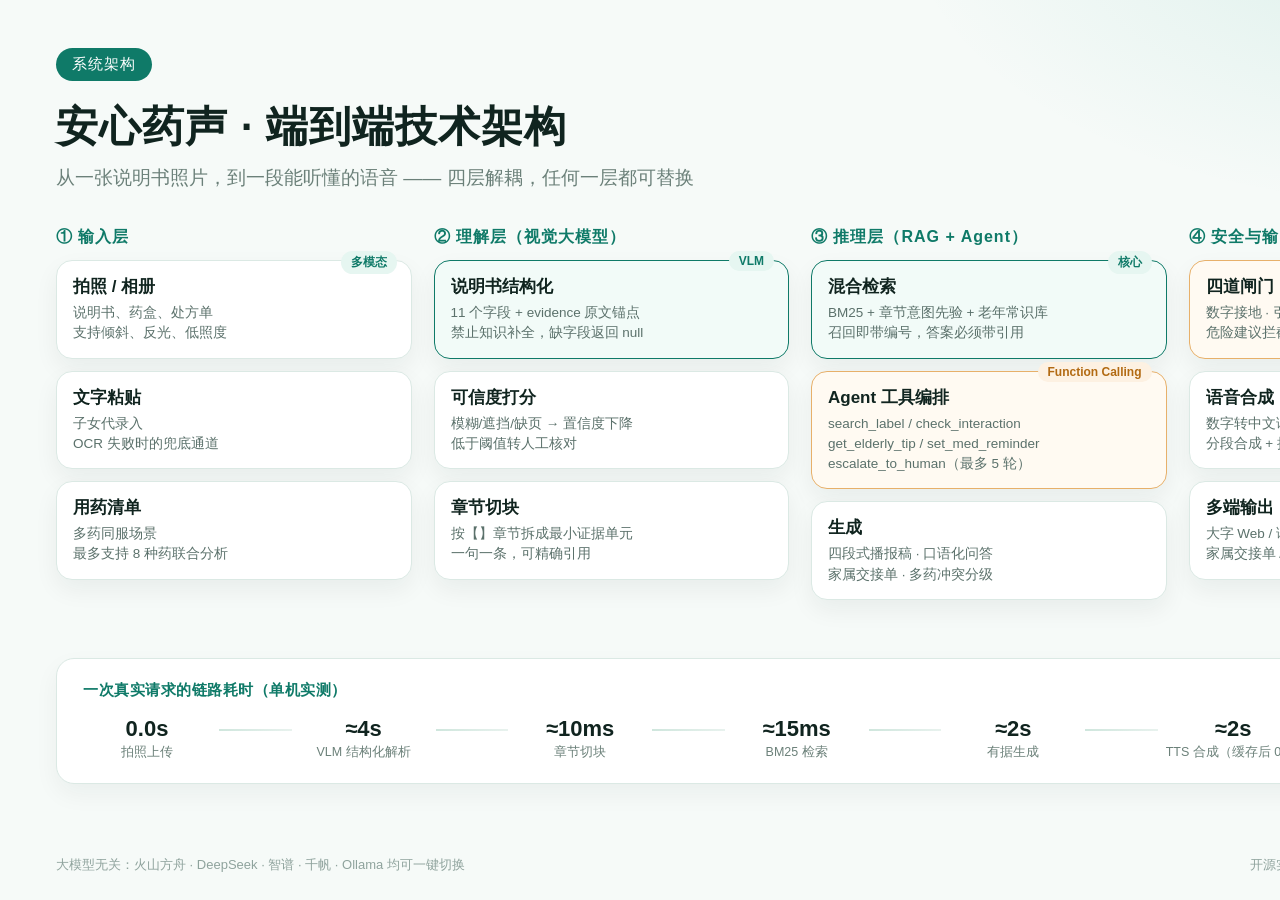
<file: assets/diagram_arch.html>
<!DOCTYPE html>
<html lang="zh-CN">
<head>
<meta charset="UTF-8" />
<style>
  * { box-sizing: border-box; margin: 0; padding: 0; }
  body {
    width: 1600px; height: 900px; font-family: "Microsoft YaHei", "PingFang SC", sans-serif;
    background: #f6faf8; color: #10241f; padding: 48px 56px; position: relative; overflow: hidden;
  }
  body::before {
    content: ""; position: absolute; inset: 0;
    background: radial-gradient(900px 500px at 90% -10%, rgba(20,160,133,.12), transparent 60%);
  }
  h1 { font-size: 42px; letter-spacing: 1px; }
  .sub { color: #6b8079; font-size: 19px; margin-top: 10px; }
  .tag { display: inline-block; background: #0f7a68; color: #fff; font-size: 15px; padding: 7px 16px; border-radius: 999px; margin-bottom: 18px; letter-spacing: 1px; }
  .canvas { position: relative; margin-top: 36px; display: grid; grid-template-columns: repeat(4, 1fr); gap: 22px; }
  .lane { position: relative; }
  .lane-title { font-size: 16px; color: #0f7a68; font-weight: 700; margin-bottom: 12px; letter-spacing: 1px; }
  .box {
    background: #fff; border: 1.5px solid #dbe9e4; border-radius: 16px; padding: 14px 16px;
    box-shadow: 0 10px 24px rgba(16,36,31,.06); margin-bottom: 12px; position: relative;
  }
  .box .t { font-weight: 700; font-size: 17px; }
  .box .d { font-size: 13.5px; color: #5b716b; margin-top: 5px; line-height: 1.5; }
  .box.hl { border-color: #0f7a68; background: #f2fbf8; }
  .box.amber { border-color: #e7b06a; background: #fffaf2; }
  .arrow { position: absolute; color: #9db5ae; font-size: 22px; }
  .badge { position: absolute; top: -10px; right: 14px; background: #e6f6f1; color: #0f7a68; font-size: 12px; padding: 3px 10px; border-radius: 999px; font-weight: 700; }
  .badge.a { background: #fdf1e2; color: #b26a12; }
  .foot { position: absolute; bottom: 26px; left: 56px; right: 56px; display: flex; justify-content: space-between; color: #8fa39d; font-size: 13px; }
  .perf { margin-top: 46px; background: #fff; border: 1.5px solid #dbe9e4; border-radius: 18px; padding: 22px 26px; box-shadow: 0 10px 24px rgba(16,36,31,.05); }
  .perf-title { font-size: 15px; font-weight: 700; color: #0f7a68; margin-bottom: 16px; letter-spacing: .5px; }
  .perf-row { display: flex; align-items: center; }
  .perf-item { text-align: center; min-width: 128px; }
  .perf-item b { display: block; font-size: 22px; color: #10241f; }
  .perf-item span { font-size: 12.5px; color: #6b8079; }
  .perf-item.total b { color: #0f7a68; }
  .perf-line { flex: 1; height: 2px; background: linear-gradient(90deg, #cfe6dd, #e8f2ee); margin: 0 8px; position: relative; top: -8px; }
</style>
</head>
<body>
  <span class="tag">系统架构</span>
  <h1>安心药声 · 端到端技术架构</h1>
  <p class="sub">从一张说明书照片，到一段能听懂的语音 —— 四层解耦，任何一层都可替换</p>

  <div class="canvas">
    <!-- 采集层 -->
    <div class="lane">
      <div class="lane-title">① 输入层</div>
      <div class="box"><span class="badge">多模态</span><div class="t">拍照 / 相册</div><div class="d">说明书、药盒、处方单<br>支持倾斜、反光、低照度</div></div>
      <div class="box"><div class="t">文字粘贴</div><div class="d">子女代录入<br>OCR 失败时的兜底通道</div></div>
      <div class="box"><div class="t">用药清单</div><div class="d">多药同服场景<br>最多支持 8 种药联合分析</div></div>
    </div>

    <!-- 理解层 -->
    <div class="lane">
      <div class="lane-title">② 理解层（视觉大模型）</div>
      <div class="box hl"><span class="badge">VLM</span><div class="t">说明书结构化</div><div class="d">11 个字段 + evidence 原文锚点<br>禁止知识补全，缺字段返回 null</div></div>
      <div class="box"><div class="t">可信度打分</div><div class="d">模糊/遮挡/缺页 → 置信度下降<br>低于阈值转人工核对</div></div>
      <div class="box"><div class="t">章节切块</div><div class="d">按【】章节拆成最小证据单元<br>一句一条，可精确引用</div></div>
    </div>

    <!-- 推理层 -->
    <div class="lane">
      <div class="lane-title">③ 推理层（RAG + Agent）</div>
      <div class="box hl"><span class="badge">核心</span><div class="t">混合检索</div><div class="d">BM25 + 章节意图先验 + 老年常识库<br>召回即带编号，答案必须带引用</div></div>
      <div class="box amber"><span class="badge a">Function Calling</span><div class="t">Agent 工具编排</div><div class="d">search_label / check_interaction<br>get_elderly_tip / set_med_reminder<br>escalate_to_human（最多 5 轮）</div></div>
      <div class="box"><div class="t">生成</div><div class="d">四段式播报稿 · 口语化问答<br>家属交接单 · 多药冲突分级</div></div>
    </div>

    <!-- 安全层 -->
    <div class="lane">
      <div class="lane-title">④ 安全与输出层</div>
      <div class="box amber"><span class="badge a">护栏</span><div class="t">四道闸门</div><div class="d">数字接地 · 引用校验<br>危险建议拦截 · 独立 Verifier 复核</div></div>
      <div class="box"><div class="t">语音合成</div><div class="d">数字转中文读法 · 语速 -12%<br>分段合成 + 拼接缓存</div></div>
      <div class="box"><div class="t">多端输出</div><div class="d">大字 Web / 语音播报<br>家属交接单 / 可复制文本</div></div>
    </div>
  </div>

  <div class="perf">
    <div class="perf-title">一次真实请求的链路耗时（单机实测）</div>
    <div class="perf-row">
      <div class="perf-item"><b>0.0s</b><span>拍照上传</span></div>
      <div class="perf-line"></div>
      <div class="perf-item"><b>≈4s</b><span>VLM 结构化解析</span></div>
      <div class="perf-line"></div>
      <div class="perf-item"><b>≈10ms</b><span>章节切块</span></div>
      <div class="perf-line"></div>
      <div class="perf-item"><b>≈15ms</b><span>BM25 检索</span></div>
      <div class="perf-line"></div>
      <div class="perf-item"><b>≈2s</b><span>有据生成</span></div>
      <div class="perf-line"></div>
      <div class="perf-item"><b>≈2s</b><span>TTS 合成（缓存后 0s）</span></div>
      <div class="perf-line"></div>
      <div class="perf-item total"><b>≈8s</b><span>首屏可用</span></div>
    </div>
  </div>

  <div class="foot">
    <span>大模型无关：火山方舟 · DeepSeek · 智谱 · 千帆 · Ollama 均可一键切换</span>
    <span>开源实现 · Python + FastAPI + 原生前端 · 单机可跑</span>
  </div>
</body>
</html>
</file>
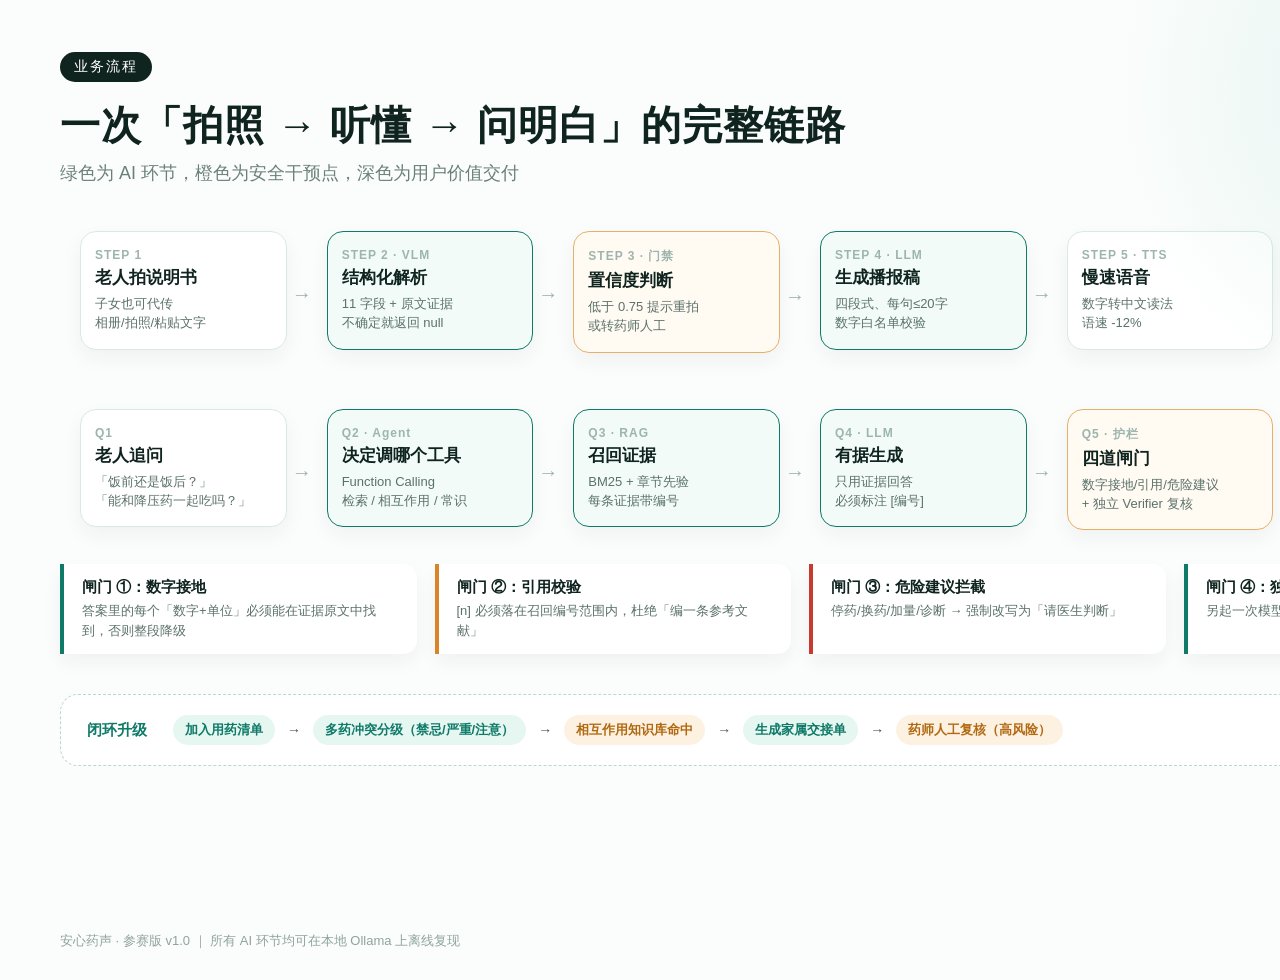
<file: assets/diagram_flow.html>
<!DOCTYPE html>
<html lang="zh-CN">
<head>
<meta charset="UTF-8" />
<style>
  * { box-sizing: border-box; margin: 0; padding: 0; }
  body {
    width: 1600px; height: 980px; font-family: "Microsoft YaHei", "PingFang SC", sans-serif;
    background: #fbfdfc; color: #10241f; padding: 52px 60px; position: relative; overflow: hidden;
  }
  body::after {
    content: ""; position: absolute; width: 700px; height: 700px; border-radius: 50%;
    background: radial-gradient(circle, rgba(20,160,133,.10), transparent 65%);
    right: -180px; top: -260px;
  }
  h1 { font-size: 40px; letter-spacing: 1px; }
  .sub { color: #6b8079; font-size: 18px; margin-top: 8px; }
  .tag { display: inline-block; background: #10241f; color: #fff; font-size: 14px; padding: 6px 14px; border-radius: 999px; margin-bottom: 16px; letter-spacing: 2px; }
  .flow { margin-top: 46px; display: grid; grid-template-columns: repeat(6, 1fr); gap: 0; align-items: start; }
  .node {
    background: #fff; border: 1.5px solid #dbe9e4; border-radius: 16px; padding: 16px 14px;
    margin: 0 20px; box-shadow: 0 8px 20px rgba(16,36,31,.05); position: relative; min-height: 98px;
  }
  .node .n { font-size: 12px; color: #9db5ae; font-weight: 700; letter-spacing: 1px; }
  .node .t { font-size: 17px; font-weight: 700; margin-top: 4px; }
  .node .d { font-size: 13px; color: #5b716b; margin-top: 6px; line-height: 1.45; }
  .node.ai { border-color: #0f7a68; background: #f2fbf8; }
  .node.risk { border-color: #e7b06a; background: #fffaf2; }
  .node.end { border-color: #10241f; background: #10241f; color: #fff; }
  .node.end .d { color: #b9ccc6; }
  .node.end .n { color: #7f9c94; }
  .row2 { margin-top: 56px; }
  .arrow-h {
    position: absolute; right: -26px; top: 44%; color: #9db5ae; font-size: 20px;
  }
  .loop {
    margin-top: 40px; background: #fff; border: 1.5px dashed #b9d8ce; border-radius: 18px; padding: 20px 26px;
    display: flex; gap: 26px; align-items: center;
  }
  .loop .lbl { font-weight: 700; color: #0f7a68; font-size: 15px; white-space: nowrap; }
  .loop .steps { display: flex; gap: 12px; flex-wrap: wrap; align-items: center; font-size: 14px; color: #40564f; }
  .pill { background: #e6f6f1; color: #0f7a68; padding: 6px 12px; border-radius: 999px; font-weight: 600; font-size: 13px; }
  .pill.w { background: #fdf1e2; color: #b26a12; }
  .gate { display: flex; gap: 18px; margin-top: 34px; }
  .gate .g { flex: 1; background: #fff; border-left: 4px solid #0f7a68; border-radius: 0 14px 14px 0; padding: 14px 18px; box-shadow: 0 8px 18px rgba(16,36,31,.05); }
  .gate .g.warn { border-left-color: #d98428; }
  .gate .g.risk { border-left-color: #c8392f; }
  .gate .g h4 { font-size: 15px; margin-bottom: 4px; }
  .gate .g p { font-size: 13px; color: #5b716b; line-height: 1.5; }
  .foot { position: absolute; bottom: 30px; left: 60px; color: #8fa39d; font-size: 13px; }
</style>
</head>
<body>
  <span class="tag">业务流程</span>
  <h1>一次「拍照 → 听懂 → 问明白」的完整链路</h1>
  <p class="sub">绿色为 AI 环节，橙色为安全干预点，深色为用户价值交付</p>

  <div class="flow">
    <div class="node"><div class="n">STEP 1</div><div class="t">老人拍说明书</div><div class="d">子女也可代传<br>相册/拍照/粘贴文字</div><div class="arrow-h">→</div></div>
    <div class="node ai"><div class="n">STEP 2 · VLM</div><div class="t">结构化解析</div><div class="d">11 字段 + 原文证据<br>不确定就返回 null</div><div class="arrow-h">→</div></div>
    <div class="node risk"><div class="n">STEP 3 · 门禁</div><div class="t">置信度判断</div><div class="d">低于 0.75 提示重拍<br>或转药师人工</div><div class="arrow-h">→</div></div>
    <div class="node ai"><div class="n">STEP 4 · LLM</div><div class="t">生成播报稿</div><div class="d">四段式、每句≤20字<br>数字白名单校验</div><div class="arrow-h">→</div></div>
    <div class="node"><div class="n">STEP 5 · TTS</div><div class="t">慢速语音</div><div class="d">数字转中文读法<br>语速 -12%</div><div class="arrow-h">→</div></div>
    <div class="node end"><div class="n">STEP 6</div><div class="t">听懂说明书</div><div class="d">可以反复听<br>可以随时追问</div></div>
  </div>

  <div class="flow row2">
    <div class="node"><div class="n">Q1</div><div class="t">老人追问</div><div class="d">「饭前还是饭后？」<br>「能和降压药一起吃吗？」</div><div class="arrow-h">→</div></div>
    <div class="node ai"><div class="n">Q2 · Agent</div><div class="t">决定调哪个工具</div><div class="d">Function Calling<br>检索 / 相互作用 / 常识</div><div class="arrow-h">→</div></div>
    <div class="node ai"><div class="n">Q3 · RAG</div><div class="t">召回证据</div><div class="d">BM25 + 章节先验<br>每条证据带编号</div><div class="arrow-h">→</div></div>
    <div class="node ai"><div class="n">Q4 · LLM</div><div class="t">有据生成</div><div class="d">只用证据回答<br>必须标注 [编号]</div><div class="arrow-h">→</div></div>
    <div class="node risk"><div class="n">Q5 · 护栏</div><div class="t">四道闸门</div><div class="d">数字接地/引用/危险建议<br>+ 独立 Verifier 复核</div><div class="arrow-h">→</div></div>
    <div class="node end"><div class="n">Q6</div><div class="t">可信回答</div><div class="d">不确定就说不确定<br>危险问题转医生</div></div>
  </div>

  <div class="gate">
    <div class="g"><h4>闸门 ①：数字接地</h4><p>答案里的每个「数字+单位」必须能在证据原文中找到，否则整段降级</p></div>
    <div class="g warn"><h4>闸门 ②：引用校验</h4><p>[n] 必须落在召回编号范围内，杜绝「编一条参考文献」</p></div>
    <div class="g risk"><h4>闸门 ③：危险建议拦截</h4><p>停药/换药/加量/诊断 → 强制改写为「请医生判断」</p></div>
    <div class="g"><h4>闸门 ④：独立复核</h4><p>另起一次模型调用逐句核对，不通过则回退保守答案</p></div>
  </div>

  <div class="loop">
    <div class="lbl">闭环升级</div>
    <div class="steps">
      <span class="pill">加入用药清单</span> →
      <span class="pill">多药冲突分级（禁忌/严重/注意）</span> →
      <span class="pill w">相互作用知识库命中</span> →
      <span class="pill">生成家属交接单</span> →
      <span class="pill w">药师人工复核（高风险）</span>
    </div>
  </div>

  <div class="foot">安心药声 · 参赛版 v1.0 ｜ 所有 AI 环节均可在本地 Ollama 上离线复现</div>
</body>
</html>
</file>
